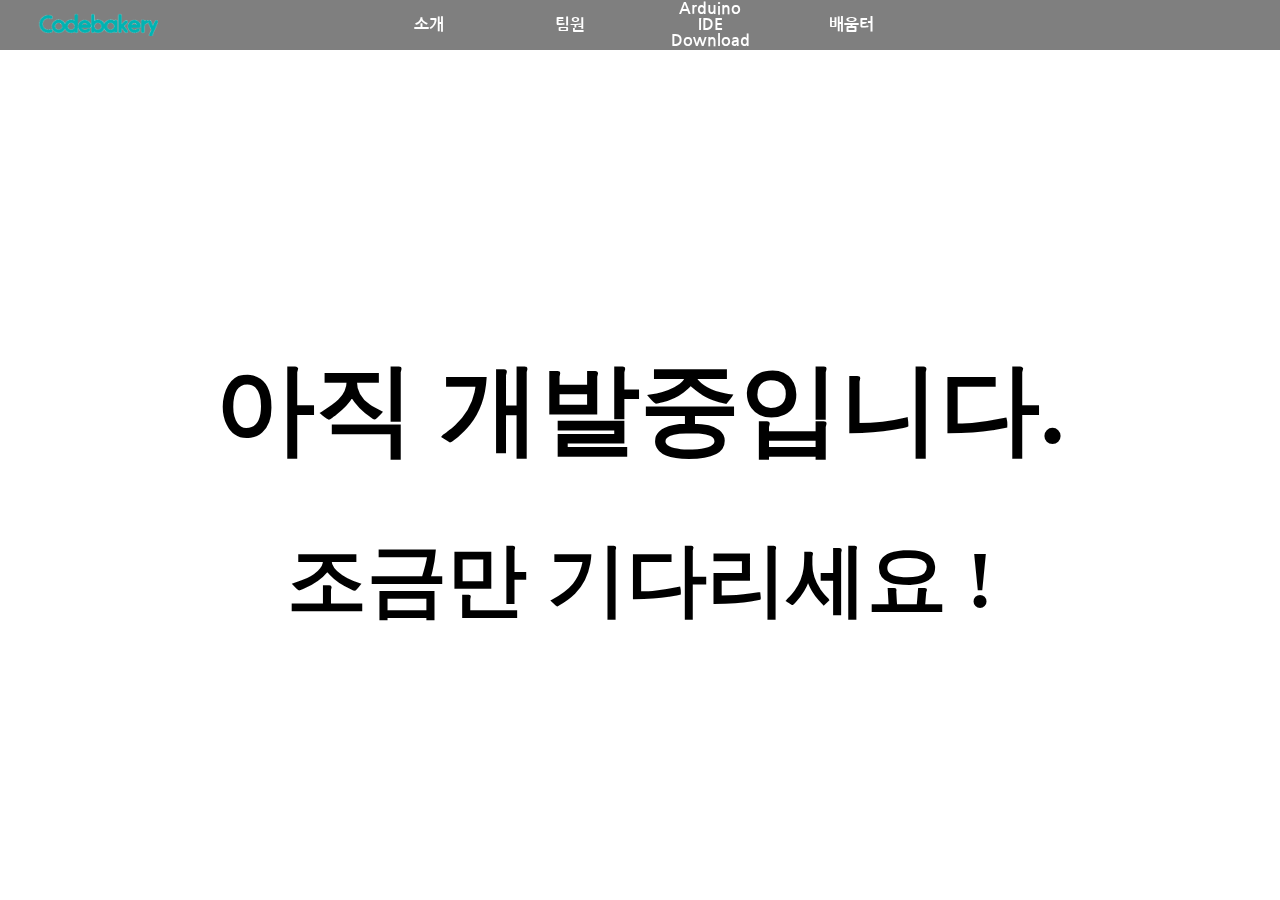
<file: introduce.html>
<!DOCTYPE html>
<html lang="en">
<head>
  <meta charset="UTF-8">
  <meta name="viewport" content="width=device-width, initial-scale=1.0">
  <meta http-equiv="X-UA-Compatible" content="ie=edge">
  <link rel="stylesheet" href="css/CB_CSS.css">
  <link rel="stylesheet" href="css/introduce.css">
  <link rel="stylesheet" href="css/reset.css">
  <link rel="stylesheet" href="css/intro_codebakery_details.css">
  <link href="https://fonts.googleapis.com/css?family=Nunito" rel="stylesheet">
  <link href="https://fonts.googleapis.com/css?family=Nanum+Gothic" rel="stylesheet">
  <meta name="viewport" content="width=device-width, initial-scale=1">
  <title>Document</title>
</head>
<body>
  <header>
    <div class="menu">
      <div class="menu_bar">
        <a href="index.html" id="logo"></a>
          <a href="introduce.html" class = "bar_mini">소개 </a>
          <a class = "bar_mini">팀원</a>
          <a href="http://49.247.210.221/codebakery-1.0.zip" class = "bar_mini">Arduino IDE Download</a>
          <a class="bar_mini">배움터</a>
      </div>
    </div>
  </header>
<article>
  <h1 id="not_yet">
    아직 개발중입니다.
    <h2 id="wait">
      조금만 기다리세요 !
    </h2>
  </h1>

</article>

</body>
</html>
</file>
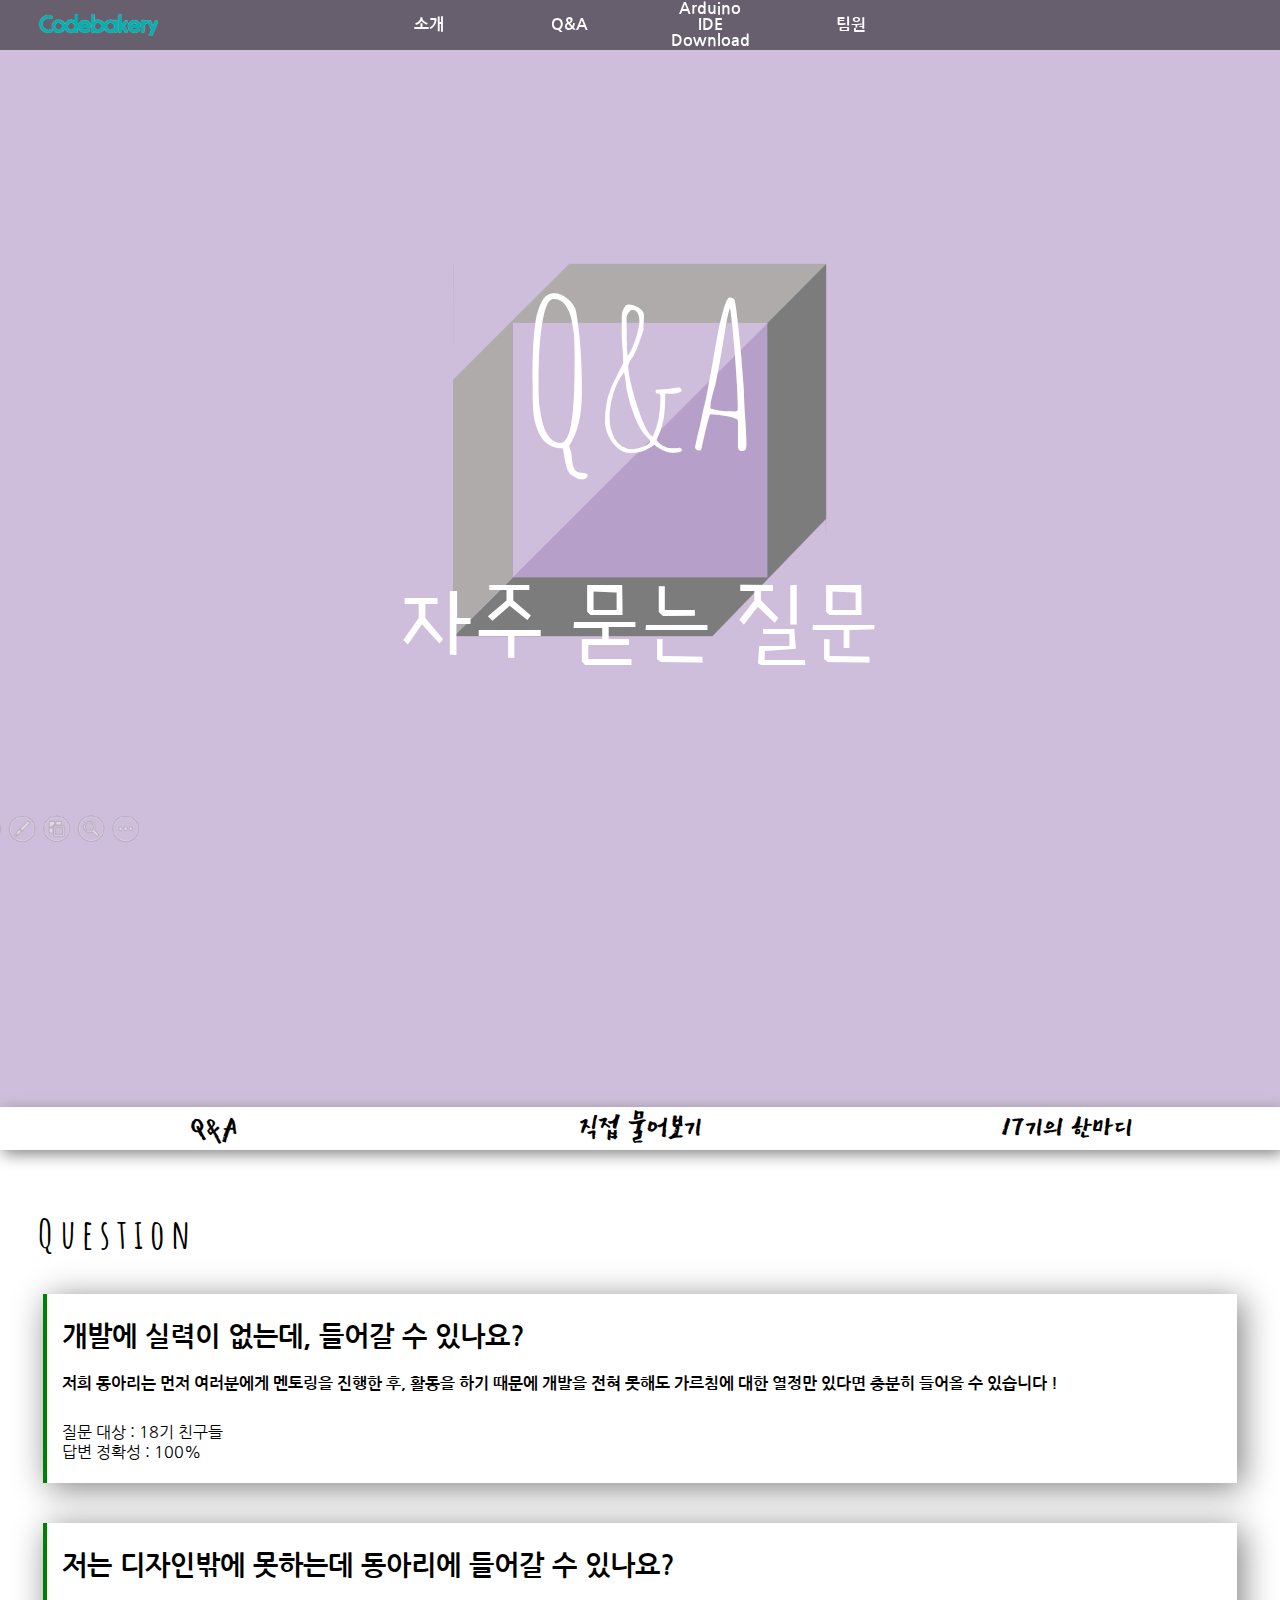
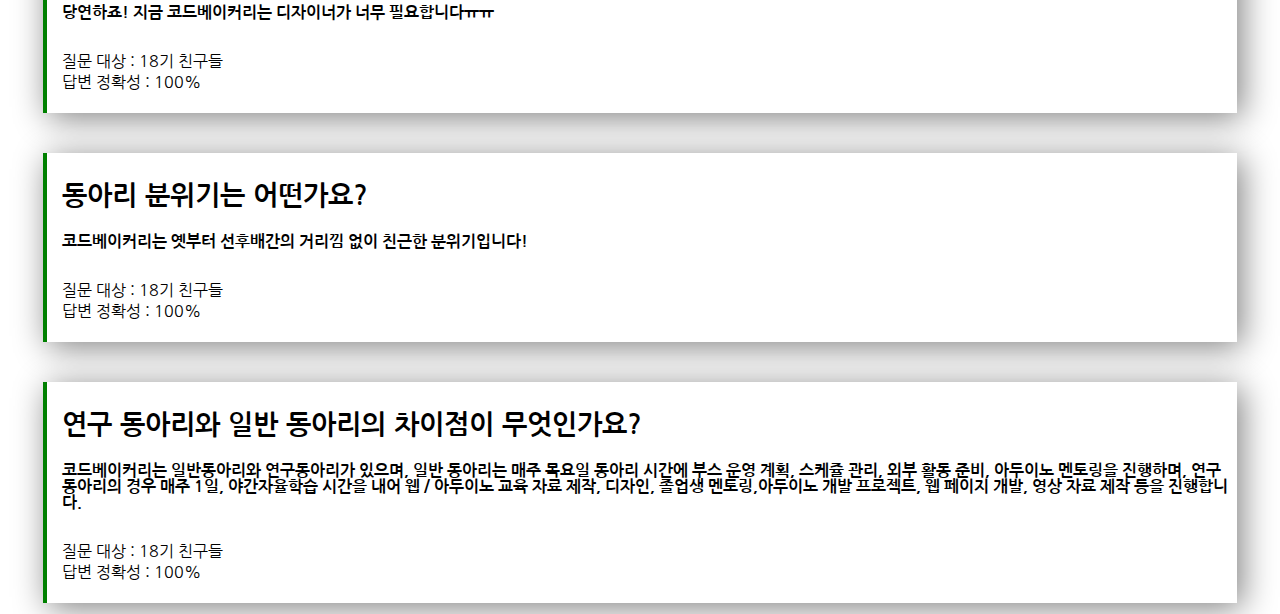
<file: QNA.html>
<html>
  <head>
    <meta charset="UTF-8">
    <meta name="viewport" content="width=device-width, initial-scale=1.0">
    <meta http-equiv="X-UA-Compatible" content="ie=edge">
    <link rel="stylesheet" href="css/CB_CSS.css">
    <link rel="stylesheet" href="css/reset.css">
    <link rel="stylesheet" href="css/QNA.css">
    <link href="https://fonts.googleapis.com/css?family=Nunito" rel="stylesheet">
    <link href="https://fonts.googleapis.com/css?family=East+Sea+Dokdo|Poor+Story" rel="stylesheet">
    <link href="https://fonts.googleapis.com/css?family=Amatic+SC|Cairo" rel="stylesheet">
    <link href="https://fonts.googleapis.com/css?family=Nanum+Gothic" rel="stylesheet">
  </head>

  <body>
    <header>
      <div class="menu">
        <div class="menu_bar">
          <a href="index_main.html" id="logo"></a>
            <a href="index_main.html" class = "bar_mini">소개 </a>
            <a href="QNA.html"class = "bar_mini">Q&A</a>
            <a href="http://49.247.210.221/codebakery-1.0.zip" class = "bar_mini">Arduino IDE Download</a>
            <a class = "bar_mini">팀원</a>
        </div>
      </div>
    </header>

    <article>
      <div class="parallax2">
        <p>Q&A</p>
        <span>자주 묻는 질문</span>
      </div>

      <div class="question1">
        <div id="Back_table">
          <a >Q&A</a>
          <a onclick="Q2();")>직접 물어보기</a>
          <a >17기의 한마디</a>
        </div>

        <div class="ques_table">
          <p>Q u e s t i o n</p>
          <div class="Sub_ques">
            <h1>개발에 실력이 없는데, 들어갈 수 있나요?</h1>
            <h3>저희 동아리는 먼저 여러분에게 멘토링을 진행한 후, 활동을 하기 때문에 개발을 전혀 못해도 가르침에 대한 열정만 있다면 충분히 들어올 수 있습니다 !</h3>
            <p>
              질문 대상 : 18기 친구들<br>
              답변 정확성 : 100%
            </p>
          </div>
          <div class="Sub_ques">
              <h1>저는 디자인밖에 못하는데 동아리에 들어갈 수 있나요?</h1>
              <h3>당연하죠! 지금 코드베이커리는 디자이너가 너무 필요합니다ㅠㅠ</h3>
              <p>
                질문 대상 : 18기 친구들<br>
                답변 정확성 : 100%
              </p>
            </div>
          <div class="Sub_ques">
            <h1>동아리 분위기는 어떤가요?</h1>
            <h3>코드베이커리는 옛부터 선후배간의 거리낌 없이 친근한 분위기입니다!</h3>
            <p>
              질문 대상 : 18기 친구들<br>
              답변 정확성 : 100%
            </p>
          </div>
          <div class="Sub_ques">
            <h1>연구 동아리와 일반 동아리의 차이점이 무엇인가요?</h1>
            <h3>코드베이커리는 일반동아리와 연구동아리가 있으며, 일반 동아리는 매주 목요일 동아리 시간에 부스 운영 계획, 스케쥴 관리, 외부 활동 준비, 아두이노 멘토링을 진행하며,
                연구 동아리의 경우 매주 1일, 야간자율학습 시간을 내어 웹 / 아두이노 교육 자료 제작, 디자인, 졸업생 멘토링,아두이노 개발 프로젝트, 웹 페이지 개발, 영상 자료 제작 등을 진행합니다.</h3>
            <p>
              질문 대상 : 18기 친구들<br>
              답변 정확성 : 100%
            </p>
          </div>
        </div>
      </div>
      <div class="question2">

      </div>
    </article>

    <script src="javascripts/scrolltest2.js"></script>
  </body>
</html>
</file>
<file: css/CB_CSS.css>
body{
  display:-webkit-box;
  display:-ms-flexbox;
  display:flex;
  -webkit-box-orient: vertical;
  -webkit-box-direction: normal;
      -ms-flex-direction: column;
          flex-direction: column;
}

header{
  display:block;
  position:fixed;
  z-index: 10;
}

.Explorer_warning{
  position:absolute;
  font-size: 12pt;
  top:6%;
  right:0;
  background:none;
  opacity:0.3;
}

div.menu{
  /* border:1px solid gray; */
  position:fixed;
  height:50px;
  /* padding:0 100; */
  /* margin-top:30; */
  /* background-color:rgba(129,192,227,1); */
  /*background-image:linear-gradient(to right, rgba(36, 173, 175,0.3), rgba(36, 173, 175,1), rgba(36, 173, 175,0.3));*/
  background-color:rgba(0, 0 , 0 ,0.5);
  right:0%;
  left:0%;
  z-index:1;
}

#logo{
  position:absolute;
  left:0;
  margin-left:9%;
  width:150px;
  /* border:1px solid white; */
  height:13px;
  top:15%;
  background-image : url("../images/codebakery_icon.png");
  background-size:cover;
}

.menu_bar{
    display:-webkit-box;
    display:-ms-flexbox;
    display:flex;
    -webkit-box-orient:horizontal;
    -webkit-box-direction:normal;
        -ms-flex-direction:row;
            flex-direction:row;
    -ms-flex-wrap: wrap;
        flex-wrap: wrap;
    border:1px solid gray;
    /* margin-bottom:30px; */
    height:30px;
    padding: 0 28%;
    border:none;
}
.menu_bar > a {
  padding: 10px;
  width: 130px;
  margin-left:auto;
  margin-right:auto;
  text-align: center;
  background-color:none;
  height:100%;
  display:-webkit-box;
  display:-ms-flexbox;
  display:flex;
  -webkit-box-align: center;
      -ms-flex-align: center;
          align-items: center;
  -webkit-box-pack: center;
      -ms-flex-pack: center;
          justify-content: center;
  -webkit-box-shadow: none;
          box-shadow: none;

  font-family: "Nanum Gothic", sans-serif;
  font-weight:bold;
  color:white;
  font-size: 1.1rem;
  -webkit-transition:0.3s;
  transition:0.3s;
  -webkit-transition-property: all;
  transition-property: all;
  -webkit-transition-duration: 0.3s;
          transition-duration: 0.3s;
  -webkit-transition-timing-function: ease;
          transition-timing-function: ease;
  -webkit-transition-delay: 0s;
          transition-delay: 0s;
  text-decoration:none;
}
.bar_mini:hover{
  z-index:1;
  font-size: 1.15rem;
  -webkit-box-shadow: 0px 8px 16px 0px rgba(0,0,0,0.2);
          box-shadow: 0px 8px 16px 0px rgba(0,0,0,0.2);
  cursor: pointer;
}

.parallax{
    background-image:url('../images/main_sub1.png');
    min-height: 100%;
    text-align:center;
    bottom:30%;
    background-color:#B3D0AB; /*Chrome 이외의 브라우저*/
}
.parallax2{
    background-image:url('../images/main_sub2.png');
    min-height: 100%;
    text-align:center;
    bottom:30%;
    background-color:#B3D0AB; /*Chrome 이외의 브라우저*/
}

.teach1{
  margin-right: 43%;
  margin-bottom:5%;
  -webkit-animation: left ease-out;
  animation: left ease-out;
  -webkit-animation-duration:0.8s;
          animation-duration:0.8s;
}
.teach2{
  margin-left:45%;
  margin-top:5%;
  -webkit-animation: right ease-out;
  animation: right ease-out;
  -webkit-animation-duration: 0.8s;
          animation-duration: 0.8s;
}

.teach1, .teach2{
  position: relative;
  font-size:5vw;
  font-weight: 100;
  font-family: 'East Sea Dokdo', cursive;
}


.letter{
  display: inline-block;
  font-family: 'Amatic SC', cursive;
  /* transform: translate(0%, 0%) matrix(1, 0, 0, 1, 0, 0); */
}

.parallax > span{

  -webkit-animation:opadif ease;
  animation:opadif ease;
  -webkit-animation-duration:1s;
          animation-duration:1s;
  -webkit-animation-delay:0.6s;
          animation-delay:0.6s;
  -webkit-animation-fill-mode: backwards;
          animation-fill-mode: backwards;
}
.parallax > span{
  text-align:center;
  font-size:13vw;
}

.parallax2 > h1{
  font-size:10rem;
}
.parallax, .parallax2{
  background-attachment: fixed;
  background-position: center;
  background-repeat:no-repeat;
  background-size:110%;
  background-color:rgba(178, 207, 169);
  font-family: 'Nunito', sans-serif;
  color:white;
  display:-webkit-box;
  display:-ms-flexbox;
  display:flex;
  -webkit-box-orient:vertical;
  -webkit-box-direction:normal;
      -ms-flex-direction:column;
          flex-direction:column;
  -webkit-box-align: center;
      -ms-flex-align: center;
          align-items: center;
  -webkit-box-pack: center;
      -ms-flex-pack: center;
          justify-content: center;
}
.parallax{
  z-index:-9999;
  -webkit-animation:background_dif 0.5s ease-out;
  animation:background_dif 0.5s ease-out;
  -webkit-animation-duration:2.5s;
          animation-duration:2.5s;
}

@-webkit-keyframes background_dif{
  0%{
    opacity:0.4;
    background-size:120%;
  }
  100%{
    opacity:1;
    background-size:110%;
  }
}

@keyframes background_dif{
  0%{
    opacity:0.4;
    background-size:120%;
  }
  100%{
    opacity:1;
    background-size:110%;
  }
}

@-webkit-keyframes opadif{
  0%{
    opacity:0;
  }
  100%{
    opacity:1;
  }
}

@keyframes opadif{
  0%{
    opacity:0;
  }
  100%{
    opacity:1;
  }
}

.main_contents{
  border:1px solid gray;
  text-align:center;
  background-color:#F0F0F0;
  /* background-image:linear-gradient(to ); */
  border:none;
}
.main_contents2{
  height:150%;
  border:1px solid gray;
  text-align:center;
  background-color:lightblue;
  border:none;
}

@-webkit-keyframes left {
  0% {
    left: -2%;
    opacity: 0;
  }
  100% {
    left: 0;
    opacity: 1;
  }
}

@keyframes left {
  0% {
    left: -2%;
    opacity: 0;
  }
  100% {
    left: 0;
    opacity: 1;
  }
}

@-webkit-keyframes right {
  0% {
    right: -2%;
    opacity: 0;
  }
  100% {
    right: 0;
    opacity: 1;
  }
}

@keyframes right {
  0% {
    right: -2%;
    opacity: 0;
  }
  100% {
    right: 0;
    opacity: 1;
  }
}
@media screen and (max-width:1370px){
  .Explorer_warning{top:6%;}
  .menu_bar > a{
    width:60px;
    font-size:1.0rem;
  }
  #logo{
    margin-left:3%;
    width:100px;
    height:3.3px;
    top:25%;
    /*background-color:blue;*/
  }
  #intro_text_group_firstparagraph{
    font-size:2.5rem !important;
  }
}

@media screen and (max-width:786px){
  .Explorer_warning{top:4%;font-size:8pt}
  #codebakery_letter{
    font-size: 3.8rem;
  }
  .menu_bar > a{
    width:30px;
    font-size:0.8rem;
    padding:0;
  }
  div.menu{
    height:30px;
  }
  .menu_bar{
    height:30px;
  }
  #logo{
    margin-left:3%;
    width:100px;
    height:17px;
    top:20%;
    /*background-color:black;*/
  }
  #intro_text_group_firstparagraph{
    font-size:2rem !important;
  }
  #intro_text_group > h3{
    font-size:0.6rem !important;
  }
  #intro_details{
    height:840px !important;
  }
}

@media screen and (max-width:570px){
  .Explorer_warning{top:7%;}
  /* #Mobile_used_box_header_between_article{
    width:100%;
    height:10%;
    background-color:rgba(178,207,169  ,1);
  } */
  .parallax{
    padding-top:10%;
    background-attachment:fixed;
    background-position:center 70%;
  }

  #codebakery_letter{
    font-size: 3.2rem;
  }
  .menu_bar > a{
    width:100px;
    font-size:0.8rem;
    padding:0;
  }
  div.menu{
    height:60px;
  }
  .menu_bar{
    height:30px;
  }
  /*#logo{
    background-color:white;
  }
  */

  .teach1, .teach2{
    font-size:5vw;
  }
  #introduce_contents{
    display:-webkit-box;
    display:-ms-flexbox;
    display:flex;
    -webkit-box-orient:vertical !important;
    -webkit-box-direction:normal !important;
        -ms-flex-direction:column !important;
            flex-direction:column !important;
  }
  #intro_text_group_firstparagraph{
    width:100% !important;
  }
  #intro_text_group > h3{
    width:100% !important;
  }
  #intro_details{
    height:660px !important;
  }
}
@media screen and (max-width:436px){
  .Explorer_warning{top:12.5%;font-size:5pt}
  div.menu{
    height:120px;
  }
  #intro_details{
    height:550px !important;
  }
}
/* #shutdown_menu_button{
  position:fixed;
  right:0;
  width:50px;
  height:50px;
  font-size:50px;
  border:1px solid gray;
  cursor:pointer;
}s

.closebtn{s
  position:absolute;
  color:white;
  text-decoration:none;
  right:4%;
  font-size:50px;
} */


#download_box{
  z-index: 60;
  position:absolute;
  top: 80%;
  left:45%;
  border-radius:100px;
  display:-webkit-box;
  display:-ms-flexbox;
  display:flex;
  -webkit-box-orient: vertical;
  -webkit-box-direction: normal;
      -ms-flex-direction: column;
          flex-direction: column;
  -webkit-box-pack: center;
      -ms-flex-pack: center;
          justify-content: center;
  -webkit-box-align: center;
      -ms-flex-align: center;
          align-items: center;
  background-color:black;
  opacity:1;
  width:170px;
  height:50px;
}

#download_box > span{
  font-family: "Nunito", sans-serif;
  font-size:1.1rem;
  color:white;
}


#download_box:hover{
  background-color:rgba(90,90,90,1);
  -webkit-transition:0.2s;
  transition:0.2s;
  pointer-events:auto;
}
</file>
<file: css/introduce.css>
#not_yet{
  font-size: 100px;
  top:40%;
  text-align:center;
  display:inline-block;
  left:0;
  right:0;
  position:absolute;
}

body:hover #wait{
  display:inline-block;
}

#wait{
  display:none;
  font-size:80px;
  /* display:inline-block; */
  position:absolute;
  top:60%;
  right:0;
  left:0;
  text-align:center;
}
</file>
<file: css/intro_codebakery_details.css>
#intro_text_group > h1{
  font-size:3rem;
  /* border:1px solid black; */
  width:90%;
  margin-bottom:4.5%;
  font-family:'Nanum', sans-serif;
}

#introduce_contents{
  display:flex;
  flex-direction:row;
  height:300px;
  /* border:1px solid black; */
  align-items: center;
  justify-content: flex-end;
}
#intro_color_group{
  width:100%;
  margin:0 3%;
  height:100%;
}
#CB_group_main{
  width:auto;
  height:90%;
  margin-top:1%;
  transform:rotate(-5deg);
  opacity:0;
  box-shadow:0;
}




/* #intro_color_group{
  background-image:url("CB_group_main.jpg");
  /* -webkit-filter: opacity(.7); */
  filter: opacity(.7) sepia(0.3) saturate(1) ;
  background-size:cover;
  background-position:center center;
} */

#intro_text_group{
  width:50%;
  /* border:1px solid black;  */
  height:100%;
  display:flex;
  flex-direction: column;
  justify-content: center;
  align-items: center;
  transition:0.5s;
  opacity:0;
}
#intro_text_group > h3{
  /* border:1px solid black; */
  font-size:1rem;
  padding:3% 2%;
  width:90%;
  font-family:'Nanum', sans-serif;
  text-align:justify;
  text-indent:20px;
  letter-spacing: -0.5px;
  line-height:1.8;
}

#intro_details{
  height:1000px;
}

#intro_details > div{
width:100%;
height:33.33%;
}

.intro_details1 >span > h1{
  width:auto;
  height:100px;
  display:flex;
  flex-direction: column;
  align-items: center;
  margin-right:4%;
}

.intro_details1 > span > h2{
  width:auto;
  height:100px;
  display:flex;
  align-items: center;
}

.intro_details1 > span{
  width:80%;
  height:100%;
  margin:0 10%;
  display:flex;
  flex-direction:row;
  align-items: center;
  justify-content: center;
}

.intro_details1{
  background-color:#cff09e;
  background-image:url("images/main_subMenu1.png");
  background-size:100% 100%;
  /* float:right; */
}

#intro_details1_Type1{
  font-size:2.6rem;
}

#intro_details1_Type1 > span{
  font-size:1.6rem;
}

.intro_details2{
  background-color:#a8dba8;
  background-image:url("images/main_subMenu2.png");
  background-size:100% 100%;
  /* float:left; */
}
.intro_details3{
  background-color:#79bd9a;
  background-image:url("images/main_subMenu3.png");
  background-size:100% 100%;
  /* float:right; */
}
</file>
<file: css/QNA.css>
.parallax2 > p{
  font-size:16vw;
  font-family: 'Amatic SC', cursive;
}

.parallax2 > span{
  position:absolute;
  top:60%;
  font-size:7vw;
  margin-top:3%;
  font-family: 'Poor Story', cursive;
  -webkit-animation:title_Motion2 ease;
  animation:title_Motion2 ease;
  -webkit-animation-duration:1.5s;
          animation-duration:1.5s;
  -webkit-animation-delay:0.5s;
          animation-delay:0.5s;
  -webkit-animation-fill-mode: backwards;
          animation-fill-mode: backwards;
}

.parallax2{
  background-color:#CEBEDB;
  -webkit-animation:background_dif 0.5s ease-out;
  animation:background_dif 0.5s ease-out;
  -webkit-animation-duration:2.5s;
          animation-duration:2.5s;
}

.parallax2 > p {
  position:absolute;
  top:30%;
  -webkit-animation:title_Motion ease;
  animation:title_Motion ease;
  -webkit-animation-duration:1.5s;
          animation-duration:1.5s;
  -webkit-animation-delay:0.5s;
          animation-delay:0.5s;
  -webkit-animation-fill-mode: backwards;
          animation-fill-mode: backwards;
}

@-webkit-keyframes background_dif{
  0%{
    opacity:0.4;
    background-size:120%;
  }
  100%{
    opacity:1;
    background-size:110%;
  }
}

@keyframes background_dif{
  0%{
    opacity:0.4;
    background-size:120%;
  }
  100%{
    opacity:1;
    background-size:110%;
  }
}

@-webkit-keyframes title_Motion{
  0%{
    opacity:0;
    top:35%;
  }
  100%{
    opacity:1;
    top:30%;
  }
}

@keyframes title_Motion{
  0%{
    opacity:0;
    top:35%;
  }
  100%{
    opacity:1;
    top:30%;
  }
}
@-webkit-keyframes title_Motion2{
  0%{
    opacity:0;
    top:55%;
  }
  100%{
    opacity:1;
    top:60%;
  }
}
@keyframes title_Motion2{
  0%{
    opacity:0;
    top:55%;
  }
  100%{
    opacity:1;
    top:60%;
  }
}

.question1{
  font-family:"Nanum Gothic";
  display:-webkit-box;
  display:-ms-flexbox;
  display:flex;
  -webkit-box-orient:vertical;
  -webkit-box-direction:normal;
      -ms-flex-direction:column;
          flex-direction:column;
  -webkit-box-pack: center;
      -ms-flex-pack: center;
          justify-content: center;
  -webkit-box-align: center;
      -ms-flex-align: center;
          align-items: center;
  height:auto;
}

#Back_table{
  display:-webkit-box;
  display:-ms-flexbox;
  display:flex;
  -webkit-box-orient:horizontal;
  -webkit-box-direction:normal;
      -ms-flex-direction:row;
          flex-direction:row;
  width:100%;
  -webkit-box-shadow:3px 4px 1rem gray;
          box-shadow:3px 4px 1rem gray;
  font-family: 'East Sea Dokdo', sans-serif;
}
#Back_table > a{
  width: 100%;
  display:-webkit-box;
  display:-ms-flexbox;
  display:flex;
  -webkit-box-pack: center;
      -ms-flex-pack: center;
          justify-content: center;
  -webkit-box-align: center;
      -ms-flex-align: center;
          align-items: center;
  border-bottom:3px solid rgba(255,255,255,0);
  text-decoration:none;
  cursor:no-drop;
}
#Back_table > a:hover{
  border-bottom:3px solid green;
  -webkit-transition:0.3s;
  transition:0.3s;
}

.ques_table > p {
  position:relative;
  font-size: 30pt;
  font-family:'Amatic SC',sans-serif;
  font-weight: bold;
}

.Sub_ques{
  background-color:white;
  color:black;
  border-radius: 0rem;
  -webkit-box-shadow: 5px 5px 2rem gray;
          box-shadow: 5px 5px 2rem gray;
  display:-webkit-box;
  display:-ms-flexbox;
  display:flex;
  -webkit-box-orient: vertical;
  -webkit-box-direction: normal;
      -ms-flex-direction: column;
          flex-direction: column;
  border-left:4px solid green;
}

.Sub_ques > h1{
  margin-left:15px;
  margin-top:10px;
  font-size:20pt;
  margin-bottom:25px;
}

.Sub_ques > h3{
  margin-left:15px;
}

.Sub_ques > p{
  margin-left:15px;
  margin-top:30px;
  line-height: 1.3;
}

@media screen and (min-width:1370px){
  .question1{
    background-color:white;
    display:block;
  }
  .ques_table{
    /*border:1px solid gray;*/
    min-width: 1270px;
    height:1000px;
    margin-top:5%;
    margin-left:5%;
    margin-right:5%;
  }
  .Sub_ques{
    height:auto;
    margin:20px 5px;
    padding:20px 0;
  }
  #Back_table > a{
    height:40px;
    font-size: 26pt;
  }
}
@media screen and (max-width:1370px){
  .question1{
    background-color:white;
    display:block;
  }
  .ques_table{
    /*border:1px solid gray;*/
    min-width: auto;
    height:1000px;
    margin-top:5%;
    margin-left:3%;
    margin-right:3%;
  }
  .Sub_ques{
    height:auto;
    margin:40px 5px;
    padding:20px 0;
  }
  #Back_table > a{
    height:40px;
    font-size: 26pt;
  }
}

@media screen and (max-width:1024px){
  .ques_table > p {
    position:relative;
    font-size: 30pt;
    font-family:'Amatic SC',sans-serif;
    font-weight: bold;
  }
}

@media screen and (max-width:460px){
  #Back_table > a{
    font-size: 16pt;
  }
  .ques_table > p {

  }

}
</file>
